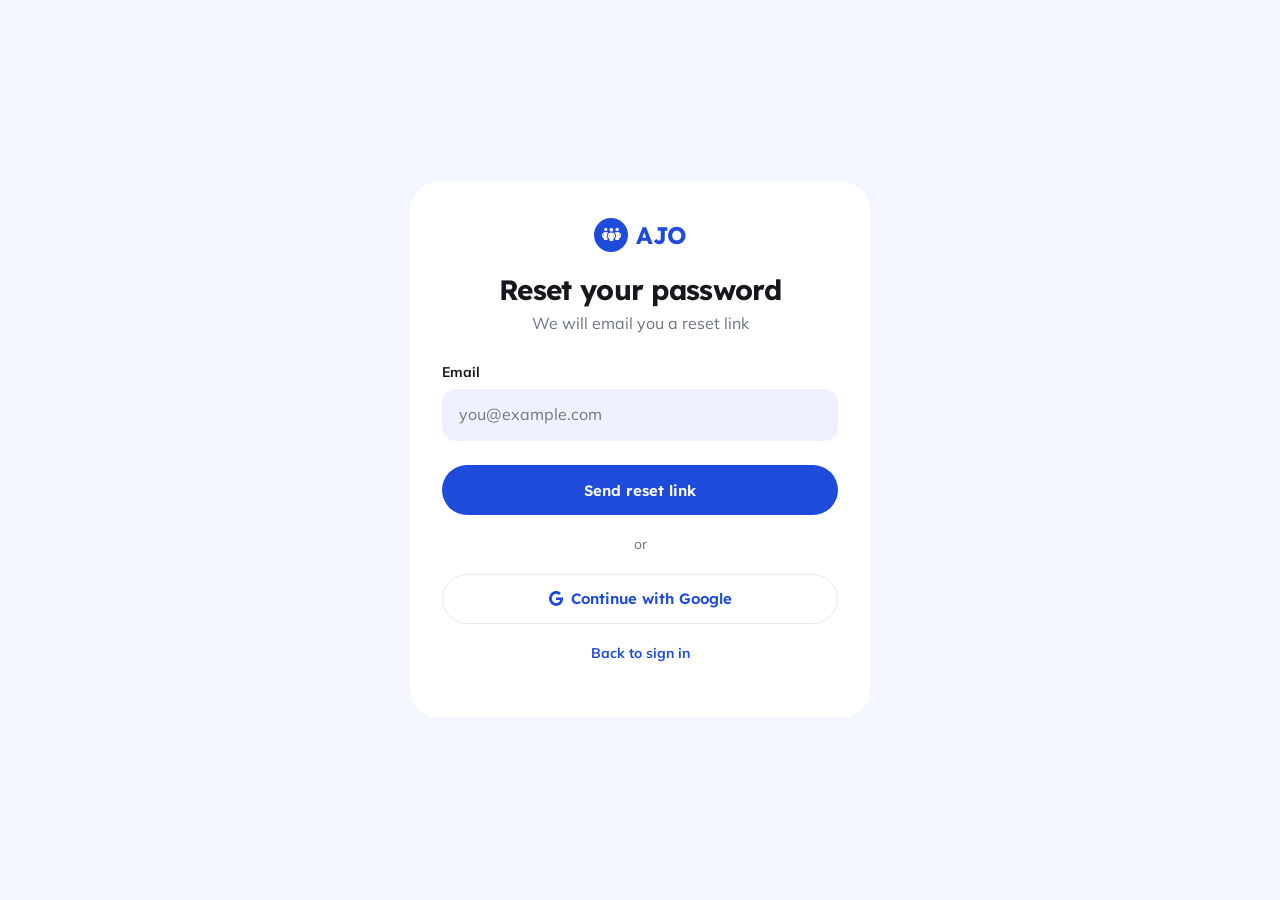
<file: ajo-app/ajo-app/forgot-password.html>
<!doctype html><html lang="en"><head><title>Reset your password — AJO</title><meta charset="utf-8"><meta name="viewport" content="width=device-width,initial-scale=1"><meta name="theme-color" content="#1f4bdb"><link rel="manifest" href="manifest.json"><link rel="icon" href="assets/icons/icon.svg"><link rel="preconnect" href="https://fonts.googleapis.com"><link href="https://fonts.googleapis.com/css2?family=Lexend:wght@400;600;700&family=Mulish:wght@400;600;700&display=swap" rel="stylesheet"><link rel="stylesheet" href="https://cdnjs.cloudflare.com/ajax/libs/font-awesome/6.5.2/css/all.min.css"><link rel="stylesheet" href="css/style.css"><script defer src="js/app.js"></script></head><body class="auth"><div class="box">
<a class="logo" style="justify-content:center;margin-bottom:22px" href="index.html"><i class="fa-solid fa-people-group"></i>AJO</a>
<h1>Reset your password</h1><p class="sub">We will email you a reset link</p>
<form id="f" novalidate><label for="e">Email</label><input id="e" type="email" placeholder="you@example.com" required><button class="btn block" style="margin-top:24px">Send reset link</button></form>
<div class="or">or</div><button class="btn line block" type="button" onclick="toast('Google sign-in connects when the backend is ready')"><i class="fa-brands fa-google"></i> Continue with Google</button>
<p class="or"><a href="login.html" style="color:var(--p);font-weight:700">Back to sign in</a></p></div>
<script>
document.addEventListener('DOMContentLoaded',()=>{$('#f').onsubmit=e=>{e.preventDefault();$('#e').value?toast('Reset link sent (demo)'):toast('Enter your email',1)}});
</script></body></html>
</file>
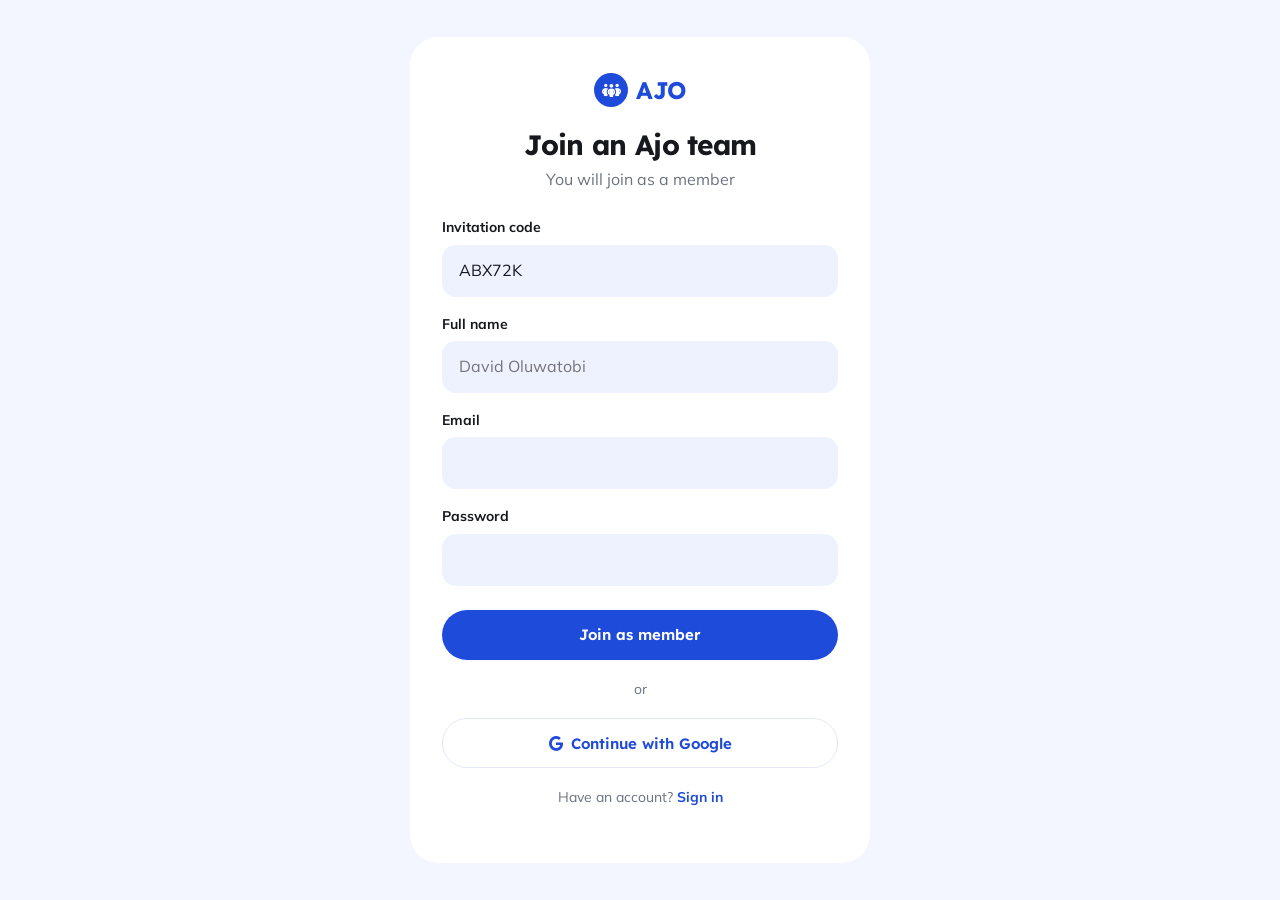
<file: ajo-app/ajo-app/join-team.html>
<!doctype html><html lang="en"><head><title>Join an Ajo team — AJO</title><meta charset="utf-8"><meta name="viewport" content="width=device-width,initial-scale=1"><meta name="theme-color" content="#1f4bdb"><link rel="manifest" href="manifest.json"><link rel="icon" href="assets/icons/icon.svg"><link rel="preconnect" href="https://fonts.googleapis.com"><link href="https://fonts.googleapis.com/css2?family=Lexend:wght@400;600;700&family=Mulish:wght@400;600;700&display=swap" rel="stylesheet"><link rel="stylesheet" href="https://cdnjs.cloudflare.com/ajax/libs/font-awesome/6.5.2/css/all.min.css"><link rel="stylesheet" href="css/style.css"><script defer src="js/app.js"></script></head><body class="auth"><div class="box">
<a class="logo" style="justify-content:center;margin-bottom:22px" href="index.html"><i class="fa-solid fa-people-group"></i>AJO</a>
<h1>Join an Ajo team</h1><p class="sub">You will join as a member</p>
<form id="f" novalidate><label for="c">Invitation code</label><input id="c" value="ABX72K" required><label for="n">Full name</label><input id="n" placeholder="David Oluwatobi" required><label for="e">Email</label><input id="e" type="email" required><label for="p">Password</label><input id="p" type="password" minlength="6" required><button class="btn block" style="margin-top:24px">Join as member</button></form>
<div class="or">or</div><button class="btn line block" type="button" onclick="toast('Google sign-in connects when the backend is ready')"><i class="fa-brands fa-google"></i> Continue with Google</button>
<p class="or">Have an account? <a href="login.html" style="color:var(--p);font-weight:700">Sign in</a></p></div>
<script>
document.addEventListener('DOMContentLoaded',()=>{$('#f').onsubmit=e=>{e.preventDefault();if(!$('#n').value||!$('#e').value||$('#p').value.length<6)return toast('Fill every field. Password needs 6+ characters',1);S.user={role:'member',name:$('#n').value,username:$('#n').value.split(' ')[0].toLowerCase(),email:$('#e').value};save();location.href='member/dashboard.html'}});
</script></body></html>
</file>
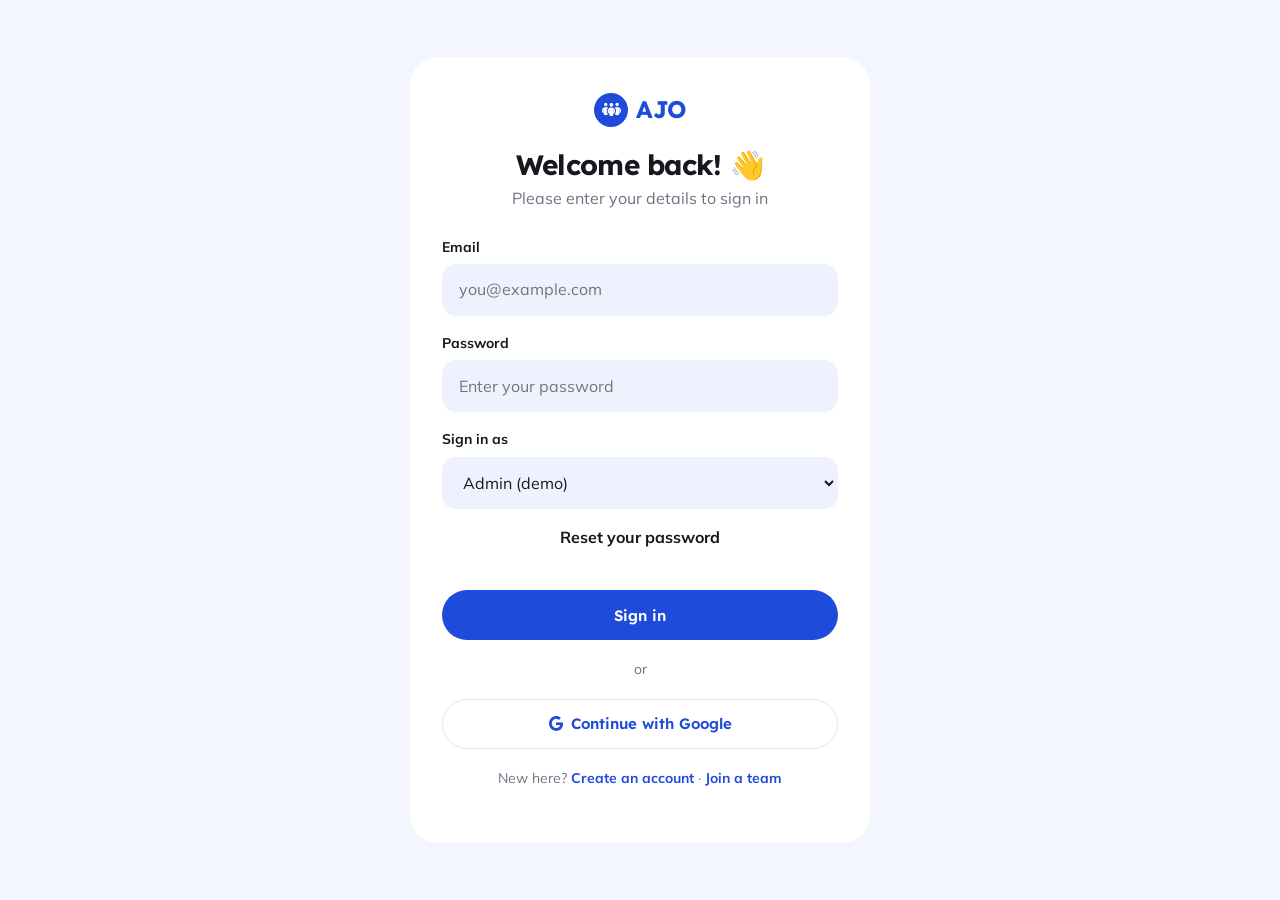
<file: ajo-app/ajo-app/login.html>
<!doctype html><html lang="en"><head><title>Welcome back! 👋 — AJO</title><meta charset="utf-8"><meta name="viewport" content="width=device-width,initial-scale=1"><meta name="theme-color" content="#1f4bdb"><link rel="manifest" href="manifest.json"><link rel="icon" href="assets/icons/icon.svg"><link rel="preconnect" href="https://fonts.googleapis.com"><link href="https://fonts.googleapis.com/css2?family=Lexend:wght@400;600;700&family=Mulish:wght@400;600;700&display=swap" rel="stylesheet"><link rel="stylesheet" href="https://cdnjs.cloudflare.com/ajax/libs/font-awesome/6.5.2/css/all.min.css"><link rel="stylesheet" href="css/style.css"><script defer src="js/app.js"></script></head><body class="auth"><div class="box">
<a class="logo" style="justify-content:center;margin-bottom:22px" href="index.html"><i class="fa-solid fa-people-group"></i>AJO</a>
<h1>Welcome back! 👋</h1><p class="sub">Please enter your details to sign in</p>
<form id="f" novalidate><label for="e">Email</label><input id="e" type="email" autocomplete="email" placeholder="you@example.com" required><label for="p">Password</label><input id="p" type="password" autocomplete="current-password" placeholder="Enter your password" required><label for="r">Sign in as</label><select id="r"><option value="admin">Admin (demo)</option><option value="member">Member (demo)</option></select><p style="text-align:center"><a href="forgot-password.html" style="font-weight:700">Reset your password</a></p><button class="btn block" style="margin-top:24px">Sign in</button></form>
<div class="or">or</div><button class="btn line block" type="button" onclick="toast('Google sign-in connects when the backend is ready')"><i class="fa-brands fa-google"></i> Continue with Google</button>
<p class="or">New here? <a href="register.html" style="color:var(--p);font-weight:700">Create an account</a> · <a href="join-team.html" style="color:var(--p);font-weight:700">Join a team</a></p></div>
<script>
document.addEventListener('DOMContentLoaded',()=>{$('#f').onsubmit=e=>{e.preventDefault();if(!$('#e').value||!$('#p').value)return toast('Enter your email and password',1);const r=$('#r').value;S.user={role:r,name:r==='admin'?'Adebayo Ogunleye':'David Oluwatobi',username:r==='admin'?'adebayo':'david',email:$('#e').value};save();location.href=r+'/dashboard.html'}});
</script></body></html>
</file>
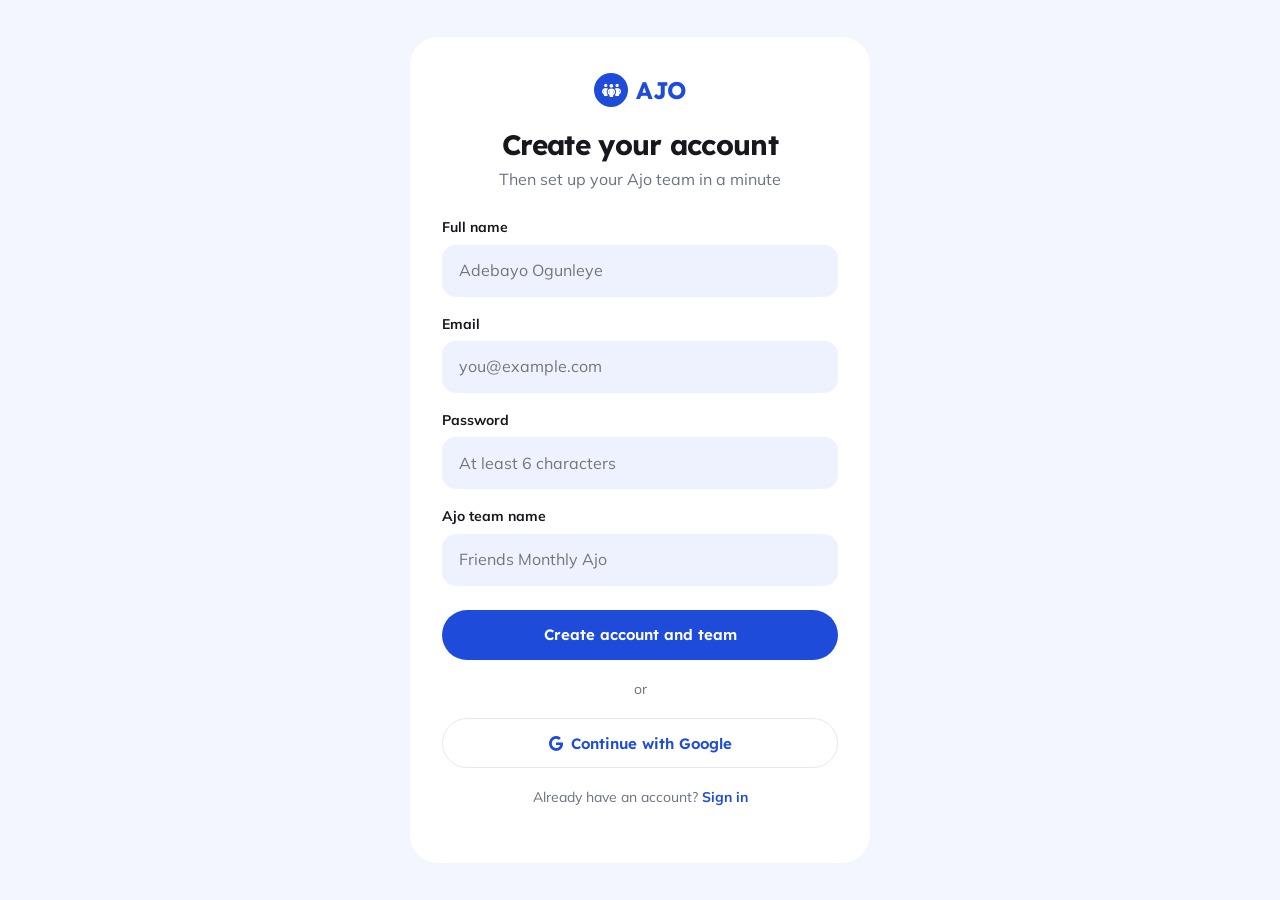
<file: ajo-app/ajo-app/register.html>
<!doctype html><html lang="en"><head><title>Create your account — AJO</title><meta charset="utf-8"><meta name="viewport" content="width=device-width,initial-scale=1"><meta name="theme-color" content="#1f4bdb"><link rel="manifest" href="manifest.json"><link rel="icon" href="assets/icons/icon.svg"><link rel="preconnect" href="https://fonts.googleapis.com"><link href="https://fonts.googleapis.com/css2?family=Lexend:wght@400;600;700&family=Mulish:wght@400;600;700&display=swap" rel="stylesheet"><link rel="stylesheet" href="https://cdnjs.cloudflare.com/ajax/libs/font-awesome/6.5.2/css/all.min.css"><link rel="stylesheet" href="css/style.css"><script defer src="js/app.js"></script></head><body class="auth"><div class="box">
<a class="logo" style="justify-content:center;margin-bottom:22px" href="index.html"><i class="fa-solid fa-people-group"></i>AJO</a>
<h1>Create your account</h1><p class="sub">Then set up your Ajo team in a minute</p>
<form id="f" novalidate><label for="n">Full name</label><input id="n" autocomplete="name" placeholder="Adebayo Ogunleye" required><label for="e">Email</label><input id="e" type="email" placeholder="you@example.com" required><label for="p">Password</label><input id="p" type="password" minlength="6" placeholder="At least 6 characters" required><label for="t">Ajo team name</label><input id="t" placeholder="Friends Monthly Ajo" required><button class="btn block" style="margin-top:24px">Create account and team</button></form>
<div class="or">or</div><button class="btn line block" type="button" onclick="toast('Google sign-in connects when the backend is ready')"><i class="fa-brands fa-google"></i> Continue with Google</button>
<p class="or">Already have an account? <a href="login.html" style="color:var(--p);font-weight:700">Sign in</a></p></div>
<script>
document.addEventListener('DOMContentLoaded',()=>{$('#f').onsubmit=e=>{e.preventDefault();if(!$('#n').value||!$('#e').value||$('#p').value.length<6||!$('#t').value)return toast('Fill every field. Password needs 6+ characters',1);S.team.name=$('#t').value;S.user={role:'admin',name:$('#n').value,username:$('#n').value.split(' ')[0].toLowerCase(),email:$('#e').value};save();location.href='admin/dashboard.html'}});
</script></body></html>
</file>
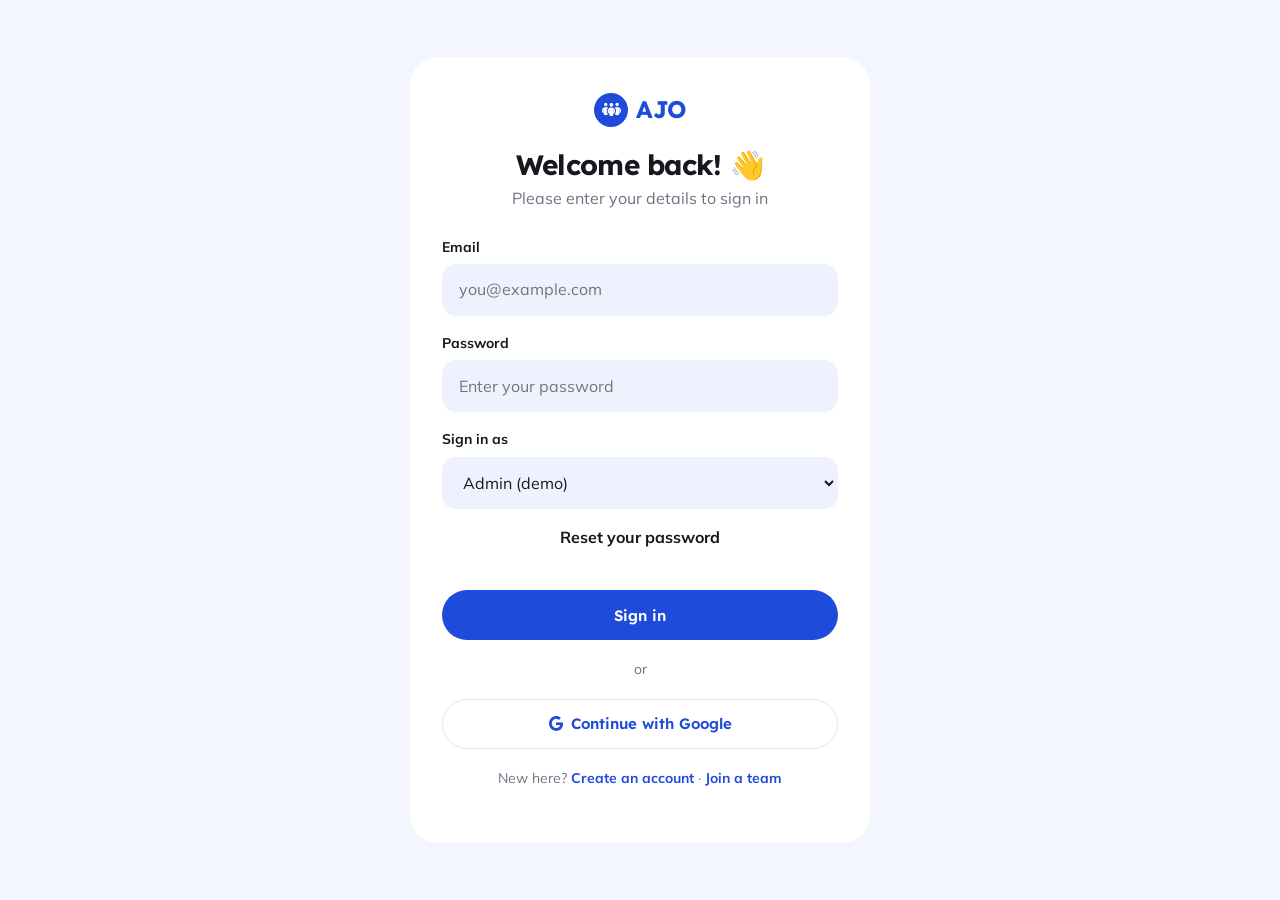
<file: ajo-app/ajo-app/member/dashboard.html>
<!doctype html><html lang="en"><head><meta charset="utf-8"><meta name="viewport" content="width=device-width,initial-scale=1"><meta name="theme-color" content="#1f4bdb"><link rel="manifest" href="../manifest.json"><link rel="icon" href="../assets/icons/icon.svg"><link href="https://fonts.googleapis.com/css2?family=Lexend:wght@400;600;700&family=Mulish:wght@400;600;700&display=swap" rel="stylesheet"><link rel="stylesheet" href="https://cdnjs.cloudflare.com/ajax/libs/font-awesome/6.5.2/css/all.min.css"><link rel="stylesheet" href="../css/style.css"><title>My dashboard — AJO</title><script src="../js/app.js"></script></head><body>
<div id="view"></div>
<template id="t"><header class="head"><div><span class="role">Member</span><h1 id="wl"></h1></div><span id="tm" style="font-weight:700;color:var(--mut)"></span></header>
<section id="overview"><div class="grid" id="stats"></div><div class="card" style="margin-top:14px"><b id="pt"></b><div class="bar"><span id="pb"></span></div></div></section>
<section id="pay"><h2>Make payment</h2><div class="card"><div class="bank" id="bk"></div><p>Transfer your contribution to the account above. After making your transfer, submit the transaction details below for admin confirmation.</p>
<div id="ps"></div><form id="pf" novalidate><label for="a">Amount (₦)</label><input id="a" type="number" min="1"><label for="d">Payment date</label><input id="d" type="date"><label for="r">Transaction reference</label><input id="r" placeholder="e.g. TRX88421"><label for="f">Receipt (optional)</label><input id="f" type="file" accept="image/*,.pdf"><button class="btn block" style="margin-top:22px">Submit payment</button></form></div></section>
<section id="history"><h2>Contribution history</h2><div class="card"><table><thead><tr><th>Month<th>Amount<th>Status</tr></thead><tbody id="hb"></tbody></table></div></section>
<section id="schedule"><h2>Ajo schedule</h2><div class="card"><ul class="tl" id="tl"></ul></div></section></template>
<script>
shell('member',[['overview','Home','fa-house'],['pay','Pay','fa-money-bill-wave'],['history','History','fa-clock-rotate-left'],['schedule','Schedule','fa-calendar-days']]);
$('.main').append($('#t').content.cloneNode(true));
const me=()=>S.pay.find(p=>p.m===S.user.name),first=S.user.name.split(' ')[0];
function draw(){
 const p=me(),ok=p&&p.st==='ok',paid=S.pay.filter(x=>x.st==='ok').length,st=p?badge(p.st).replace('Confirmed','Paid'):'<span class="badge b-bad">Not paid</span>';
 $('#wl').textContent='Welcome, '+first;$('#tm').textContent=S.team.name;
 $('#stats').innerHTML=[['Monthly contribution',fmt(S.team.amt)],['My total contributions',fmt(100000+(ok?S.team.amt:0))],['Months completed',ok?'6/10':'5/10'],['This month',st],['Current recipient','John Doe'],['Ajo Balance (recorded)',fmt(balance())]].map(x=>'<div class="card stat"><small>'+x[0]+'</small><b style="font-size:'+(x[1].length>14?'18':'24')+'px">'+x[1]+'</b></div>').join('');
 $('#pt').textContent=paid+'/10 members paid this month';$('#pb').style.width=paid*10+'%';
 const b=S.team.bank;$('#bk').innerHTML='<span>Bank: <b>'+b.bank+'</b></span><span>Account name: <b>'+b.name+'</b></span><span>Account number: <b>'+b.no+'</b></span>';
 $('#ps').innerHTML=p&&p.st!=='bad'?'<p class="badge '+(p.st==='ok'?'b-ok':'b-wait')+'">'+(p.st==='ok'?'Your September payment is confirmed.':'Payment submitted. Awaiting admin confirmation.')+'</p>':(p?'<p class="badge b-bad">Your last payment was rejected. Please resubmit.</p>':'');
 $('#pf').style.display=p&&p.st!=='bad'?'none':'';
 const h=[['September 2026',p?p.st:'wait'],...['August','July','June','May','April'].map(x=>[x+' 2026','ok'])];
 $('#hb').innerHTML=h.slice(p?0:1).map(x=>'<tr><td data-label="Month">'+x[0]+'<td data-label="Amount">'+fmt(S.team.amt)+'<td data-label="Status">'+badge(x[1])+'</tr>').join('');
 $('#tl').innerHTML=S.order.map(o=>'<li class="'+o[2]+'"><b>'+o[0]+'</b> → '+o[1]+(o[2]=='now'?' <span class="badge b-info">Current</span>':'')+'</li>').join('');
}
$('#a').value=S.team.amt;$('#d').valueAsDate=new Date();
$('#pf').onsubmit=e=>{e.preventDefault();if(!+$('#a').value||!$('#r').value.trim()||!$('#d').value)return toast('Enter amount, date and transaction reference',1);
 S.pay=S.pay.filter(x=>x.m!==S.user.name);S.pay.push({id:Date.now(),m:S.user.name,amt:+$('#a').value,ref:$('#r').value.trim(),date:$('#d').value,st:'wait'});save();draw();toast('Payment submitted. Awaiting admin confirmation.')};
draw();
</script></body></html>
</file>
<file: ajo-app/ajo-app/css/style.css>
/* AJO design system — reference palette, purple swapped for blue */
:root{--p:#1f4bdb;--pd:#1636a6;--pl:#eef2ff;--g:#86c60d;--ink:#16181d;--mut:#6b7280;--line:#e4e8f5;--bg:#f4f6ff;--ok:#15803d;--wait:#b45309;--bad:#b91c1c;--r:20px}
*{box-sizing:border-box}html{scroll-behavior:smooth}
body{margin:0;font:16px/1.6 Mulish,sans-serif;color:var(--ink);background:#fff}
h1,h2,h3,.logo{font-family:Lexend,sans-serif;letter-spacing:-.025em;line-height:1.12;margin:0}
a{color:inherit;text-decoration:none}:focus-visible{outline:3px solid var(--g);outline-offset:2px}
.wrap{max-width:1140px;margin:auto;padding:0 20px}
.logo{font-weight:700;font-size:24px;color:var(--p);display:flex;align-items:center;gap:8px}
.logo i{background:var(--p);color:#fff;width:34px;height:34px;border-radius:50%;display:grid;place-items:center;font-size:15px}
.btn{display:inline-flex;align-items:center;justify-content:center;gap:8px;padding:0 26px;min-height:50px;border-radius:99px;font:600 15px Lexend,sans-serif;border:0;cursor:pointer;background:var(--p);color:#fff;transition:.2s}
.btn:hover{background:var(--pd)}.btn.line{background:#fff;color:var(--p);border:1.5px solid var(--line)}
.btn.sm{min-height:36px;padding:0 16px;font-size:13px}.btn.ok{background:var(--ok)}.btn.no{background:#fff;color:var(--bad);border:1.5px solid #fecaca}
.btn.pop{box-shadow:7px 7px 0 var(--g)}.btn.block{width:100%}
.top{position:sticky;top:0;background:#ffffffee;backdrop-filter:blur(8px);z-index:10;border-bottom:1px solid var(--line)}
.top .wrap{display:flex;align-items:center;justify-content:space-between;height:72px}
.top nav{display:flex;gap:30px;font-weight:600}.top nav a:hover{color:var(--p)}
.hero{display:grid;grid-template-columns:1.05fr 1fr;gap:40px;align-items:center;padding:64px 0}
.tag{color:var(--p);font-weight:700}
.hero h1{font-size:clamp(38px,6vw,62px);margin:14px 0 18px}.hero h1 em{font-style:normal;color:var(--g)}
.hero p{max-width:46ch;font-size:18px}.cta{display:flex;flex-wrap:wrap;gap:22px;margin-top:30px}
.art{position:relative;aspect-ratio:1/1;max-width:520px;margin:auto;width:100%}
.photo{position:absolute;inset:8% 0 0 6%;border-radius:36px;border:10px solid #f0fbd9;background:url(../assets/images/hero.jpg) center/cover,url(assets/images/hero.jpg) center/cover,linear-gradient(140deg,#c9d6ff,#eef2ff 60%,#e6f6c9)}
.chip{position:absolute;background:#fff;border-radius:16px;padding:12px 16px;box-shadow:0 12px 32px #1f4bdb22;display:flex;gap:10px;align-items:center;font-weight:700;font-size:14px}
.chip small{display:block;color:var(--mut);font-weight:600}
.av{width:38px;height:38px;border-radius:50%;background:var(--pl);color:var(--p);display:grid;place-items:center;font:700 13px Lexend;flex:none}
.sec{padding:72px 0}.sec.alt{background:var(--bg)}.sec h2{font-size:clamp(28px,4vw,42px);margin-bottom:12px}.lead{color:var(--mut);max-width:56ch}
.cols{display:grid;grid-template-columns:repeat(auto-fit,minmax(240px,1fr));gap:18px;margin-top:34px}
.card{background:#fff;border:1px solid var(--line);border-radius:var(--r);padding:22px}
.card>i.ic{width:46px;height:46px;border-radius:14px;background:var(--pl);color:var(--p);display:grid;place-items:center;margin-bottom:14px}
details{background:#fff;border:1px solid var(--line);border-radius:16px;padding:16px 20px;margin-top:12px}summary{font-weight:700;cursor:pointer}
.band{background:var(--p);color:#fff;border-radius:32px;padding:56px 28px;text-align:center}.band .btn{background:#fff;color:var(--p)}
footer{padding:36px 0;color:var(--mut);font-size:14px}
.auth{min-height:100vh;display:grid;place-items:center;background:var(--bg);padding:24px}
.auth .box{background:#fff;border-radius:28px;padding:36px 32px;width:100%;max-width:460px}
.box h1{font-size:28px;text-align:center}.box .sub{text-align:center;color:var(--mut);margin:6px 0 24px}
label{display:block;font-weight:700;font-size:14px;margin:16px 0 6px}
input,select,textarea{width:100%;min-height:52px;padding:0 16px;border-radius:14px;border:1.5px solid transparent;background:var(--pl);font:inherit;color:var(--ink)}
input:focus,select:focus{border-color:var(--p);outline:0;background:#fff}
.or{text-align:center;color:var(--mut);margin:18px 0;font-size:14px}
.app{display:grid;grid-template-columns:250px 1fr;min-height:100vh;background:var(--bg)}
.side{background:#fff;border-right:1px solid var(--line);padding:24px 14px;position:sticky;top:0;height:100vh;display:flex;flex-direction:column;gap:4px}
.side .logo{padding:0 10px 22px}.side a{display:flex;gap:12px;align-items:center;padding:12px 14px;border-radius:14px;font-weight:700;color:var(--mut)}
.side a:hover,.side a.on{background:var(--pl);color:var(--p)}.side .sp{flex:1}
.admin .side{background:#0e1a52;border:0}.admin .side .logo{color:#fff}.admin .side .logo i{background:var(--g);color:#0e1a52}
.admin .side a{color:#b9c4f5}.admin .side a:hover,.admin .side a.on{background:#ffffff18;color:#fff}
.main{padding:30px;min-width:0;max-width:1100px}.main section{scroll-margin-top:20px;margin-bottom:34px}
.head{display:flex;justify-content:space-between;align-items:center;gap:12px;flex-wrap:wrap;margin-bottom:24px}.head h1{font-size:28px}
.role{background:var(--pl);color:var(--p);padding:4px 12px;border-radius:99px;font-size:13px;font-weight:700}.admin .role{background:#dfe8b9;color:#3d5a00}
.grid{display:grid;gap:14px;grid-template-columns:repeat(auto-fit,minmax(190px,1fr))}
.stat small{color:var(--mut);font-weight:600}.stat b{display:block;font:600 26px Lexend;margin-top:4px}
.bal{background:var(--p);color:#fff;border:0}.bal small{color:#cdd8ff}
.bar{height:12px;background:var(--pl);border-radius:9px;overflow:hidden;margin:10px 0}.bar span{display:block;height:100%;background:var(--g);border-radius:9px;transition:width .5s}
.badge{display:inline-block;padding:3px 12px;border-radius:99px;font-size:12.5px;font-weight:700}
.b-ok{background:#dcfce7;color:var(--ok)}.b-wait{background:#fef3c7;color:var(--wait)}.b-bad{background:#fee2e2;color:var(--bad)}.b-info{background:#dbeafe;color:#1d4ed8}
table{width:100%;border-collapse:collapse}th{text-align:left;color:var(--mut);font-size:13px;padding:10px}td{padding:12px 10px;border-top:1px solid var(--line)}td .btn{margin-right:6px}
.empty{text-align:center;color:var(--mut);padding:28px}
.tl{list-style:none;padding:0;margin:0 0 0 8px;border-left:3px solid var(--line)}.tl li{padding:0 0 20px 22px;position:relative}
.tl li:before{content:"";position:absolute;left:-10px;top:4px;width:17px;height:17px;border-radius:50%;background:#fff;border:3px solid var(--line)}
.tl li.done:before{background:var(--ok);border-color:var(--ok)}.tl li.now:before{border-color:var(--p);background:var(--p);box-shadow:0 0 0 5px var(--pl)}
.bank{background:var(--pl);border-radius:16px;padding:16px;display:grid;gap:4px}
.linkbox{display:flex;gap:8px;flex-wrap:wrap}.linkbox input{flex:1;min-width:200px}
.modal{position:fixed;inset:0;background:#0e1a5299;display:none;place-items:center;padding:16px;z-index:50}.modal.open{display:grid}
.modal .card{width:100%;max-width:480px;max-height:92vh;overflow:auto}
#toasts{position:fixed;top:16px;right:16px;display:grid;gap:8px;z-index:99}
.toast{background:#0e1a52;color:#fff;padding:14px 18px;border-radius:14px;font-weight:700;animation:in .25s}.toast.err{background:var(--bad)}
@keyframes in{from{transform:translateY(-8px);opacity:0}}
@media(max-width:860px){
.hero{grid-template-columns:1fr;padding:36px 0}.top nav{display:none}.sec{padding:52px 0}
.app{display:block}.side{position:fixed;inset:auto 0 0 0;height:auto;flex-direction:row;padding:6px 6px calc(6px + env(safe-area-inset-bottom));border-top:1px solid var(--line);z-index:30;gap:0}
.side .logo,.side .sp{display:none}.side a{flex:1;flex-direction:column;gap:3px;font-size:11px;padding:8px 2px;text-align:center}
.main{padding:20px 16px 110px}.grid{grid-template-columns:1fr 1fr}
thead{display:none}tr{display:block;border:1px solid var(--line);border-radius:14px;margin-bottom:10px;padding:6px 10px;background:#fff}
td{display:flex;justify-content:space-between;align-items:center;border:0;padding:6px 0}td:before{content:attr(data-label);color:var(--mut);font-weight:600;font-size:13px}
.btn{min-height:52px}.btn.sm{min-height:40px}}
@media(max-width:420px){.grid{grid-template-columns:1fr}.chip{font-size:12px}}
@media(prefers-reduced-motion:reduce){*{animation:none!important;transition:none!important}}
</file>
